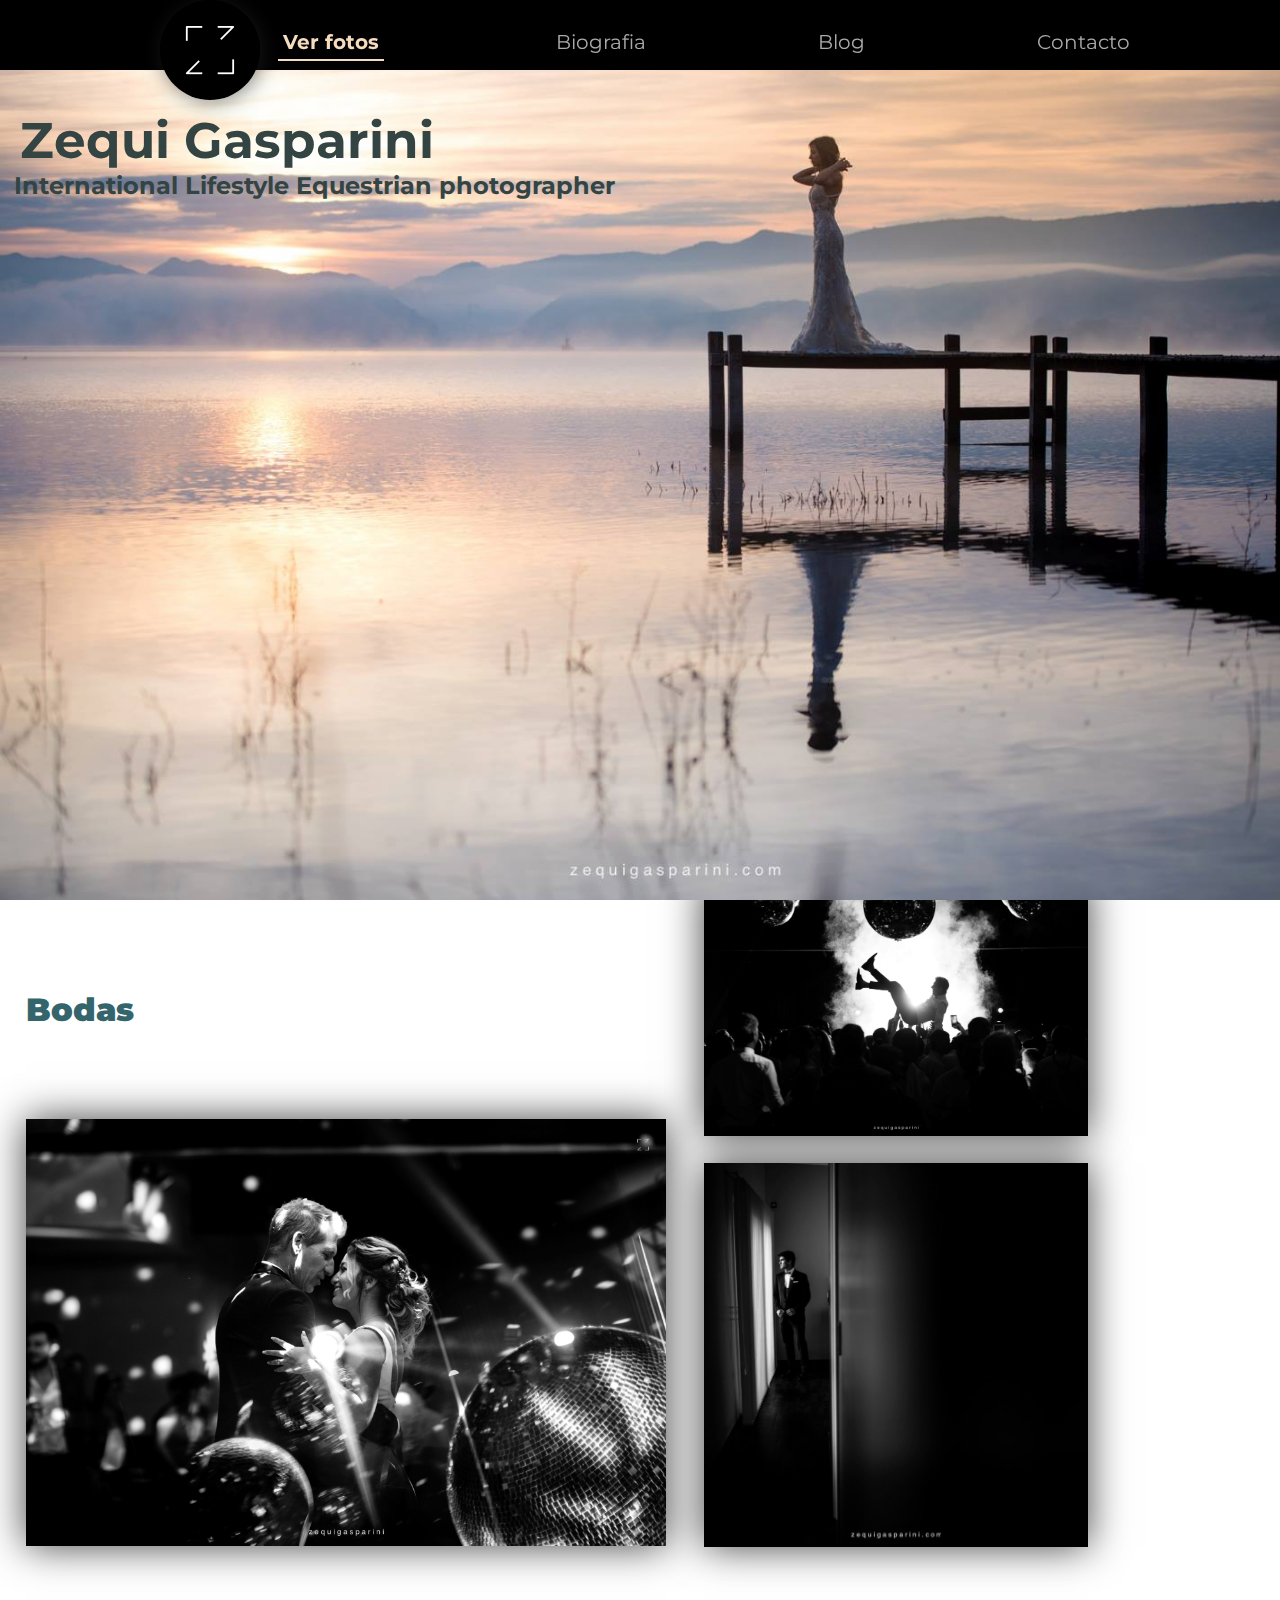
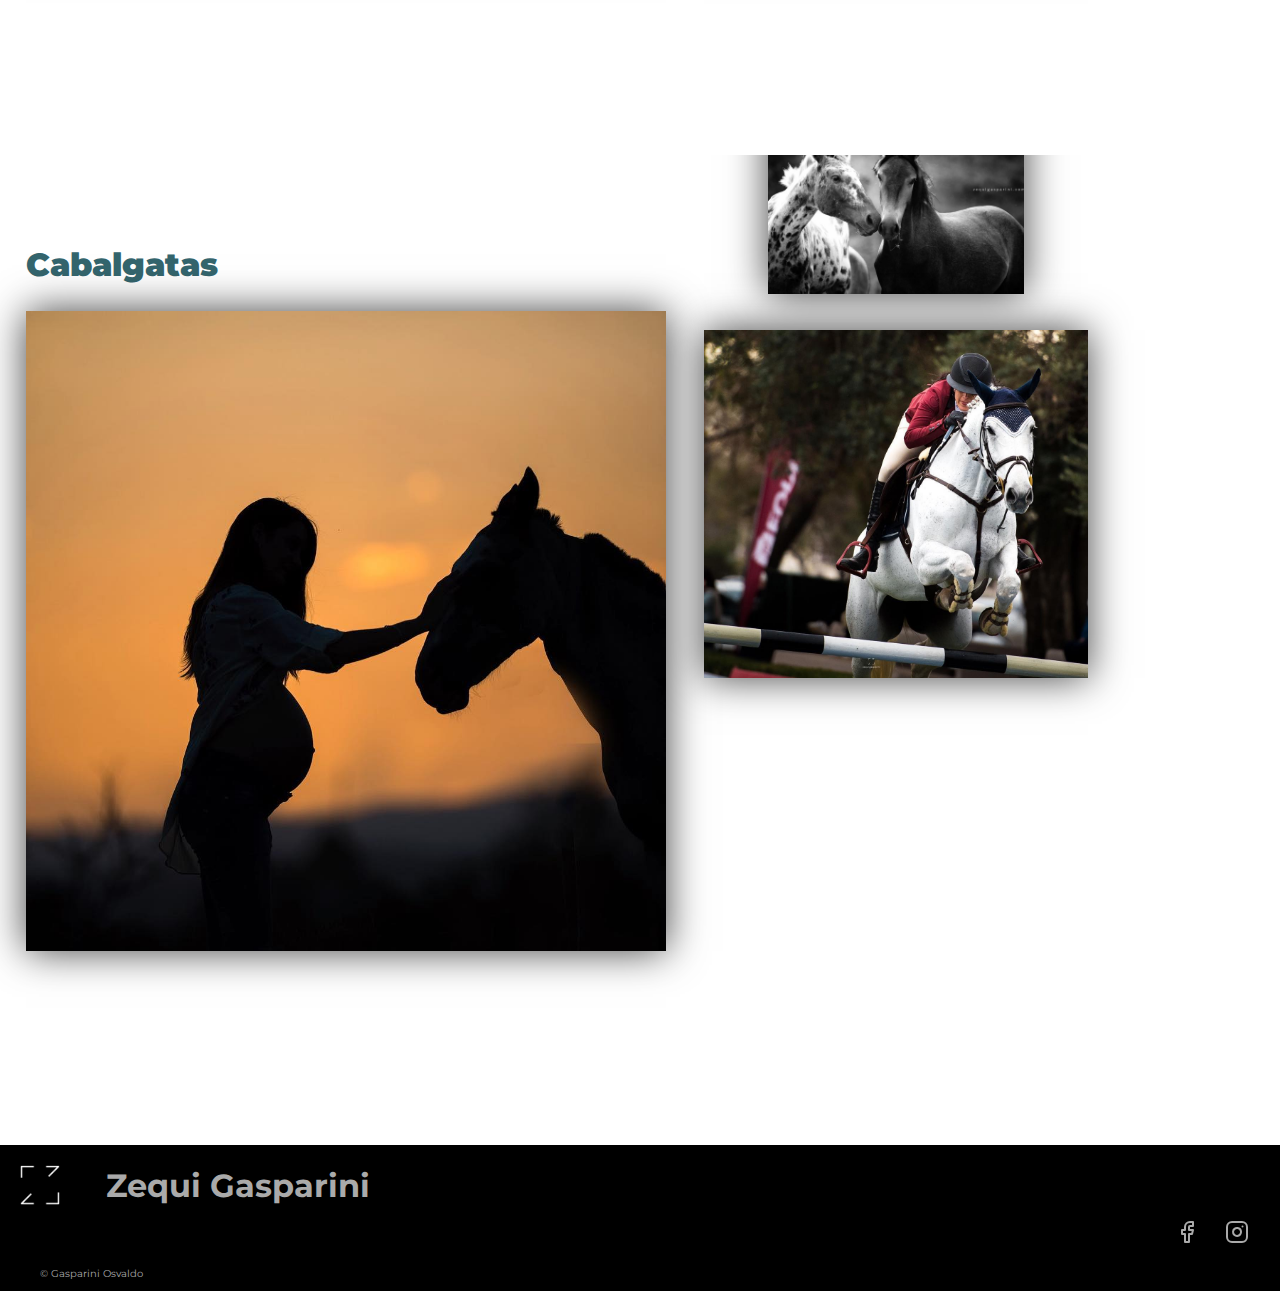
<file: index.html>
<!DOCTYPE html>
<html lang="en">
<head>
    <meta charset="UTF-8">
    <meta http-equiv="X-UA-Compatible" content="IE=edge">
    <meta name="viewport" content="width=device-width, initial-scale=1.0">

    <!-- Icon -->
    <link rel="shortcut icon" href="images/icons/logo.ico" type="image/x-icon">

    <!-- Fonts -->
    <link rel="preconnect" href="https://fonts.gstatic.com">
    <link href="https://fonts.googleapis.com/css2?family=Cardo&family=Montserrat:wght@300&family=Playfair+Display&display=swap" rel="stylesheet">

    <!-- CSS -->
    <link rel="stylesheet" href="css/style.css">

    <title>Zequi Gasparini</title>

</head>
<body>

    <!-- Header -->
    <header>

        <!-- Titular -->
        <div class="header__titular"> 
            <a href="index.html"><img src="images/logo_zequi_gasparini.jpg" alt="Logo de Zequi Gasparini" class="logoZequiGasparini"></a>
        </div>
        <!-- Menu de header / Nav -->
        <nav class="header__menu">
            <ul class="header__menu-ul">
                <li class="header__menu-a-home headerButton"><a href="" class="active">Ver fotos</a>
                    <ul>
                        <li><a href="index.html#wedding" class="subMenu1">Sección de bodas</a></li>
                        <li><a href="index.html#equestrian" class="subMenu2">Sección de caballos</a></li>
                    </ul>
                </li>
                <li class="headerButton"><a href="html/bio.html" >Biografia</a></li>
                <li class="headerButton"><a href="html/blog.html" >Blog</a></li>
                <li class="headerButton"><a href="html/contact.html" >Contacto</a></li>
            </ul>
        </nav>
    </header>

    <main>

        <!-- Presentación de la web -->
        <div class="titulares">
            <hgroup>
                <h1 class="titulares-h1"> Zequi Gasparini </h1>
                <h2 class="titulares-h2">International Lifestyle Equestrian photographer</h2>
            </hgroup>
        </div>
        
        <!-- Secciones de fotos principales -->
        <section class="sectionHome" id="sectionHome">


            <!-- Sección de bodas -->
            <article class="sectionHome__wedding" id="wedding">
                <h3 class="titulares__h3"><strong>Bodas</strong></h3>
                <ul>
                    <li><img src="images/casamiento_1.jpg" class="imageMain imageWedding-1" alt="Foto de una pareja en su boda" ></li>
                    <li><img src="images/casamiento_1_hombre_lev.jpg" class="imageMain imageWedding-2" alt="Foto de el novio alzado por los integrantes de la fiesta" ></li>
                    <li><img src="images/novio_prep.jpg" class="imageMain imageWedding-3" alt="Foto de el novio preparandose para la boda" ></li>
                </ul>
            </article>


            <!-- Sección de caballos -->
            <article class="sectionHome__equestrian" id="equestrian">
                <h3 class="titulares__h3"><strong>Cabalgatas</strong></h3>
                <ul>
                    <li><img src="images/cabalgata_embarazada.jpg" class="imageMain imageEquestrian-1" alt="Foto de un caballo blanco saltando" ></li>
                    <li><img src="images/cabalgata_2_caballos.jpg" class="imageMain imageEquestrian-2" alt="Foto de 2 caballos en blanco y negro" ></li>
                    <li><img src="images/cabalgata_caballo_blanco_salto.jpg" class="imageMain imageEquestrian-3" alt="Foto de una mujer embarazada y un caballo en un atardecer" ></li>
                </ul>
            </article>
        </section>

    </main>

    <!-- Footer -->
    <footer class="footer" id="footer">

        <div class="titular-footer">
            <img src="images/logo_zequi_gasparini.jpg" alt="Logo de Zequi Gasparini" class="logoFooter">
            <h3 class="titularFooter">Zequi Gasparini</h3>
        </div>

        <div>
            <ul class="iconos-redes">
                <li><a href="https://www.facebook.com/zequigasparinifotografia/photos_all" target="_blank"><img src="images/icons/facebook.svg" alt="Icono de Facebook" class="redes"></a></li>
                <li><a href="https://www.instagram.com/zequigasparini/" target="_blank"><img src="images/icons/instagram.svg" alt="Icono de Istagram" class="redes"></a></li>
            </ul>
        </div>
        <p class="production">
            © Gasparini Osvaldo
        </p>

    </footer>

</body>
</html>
</file>
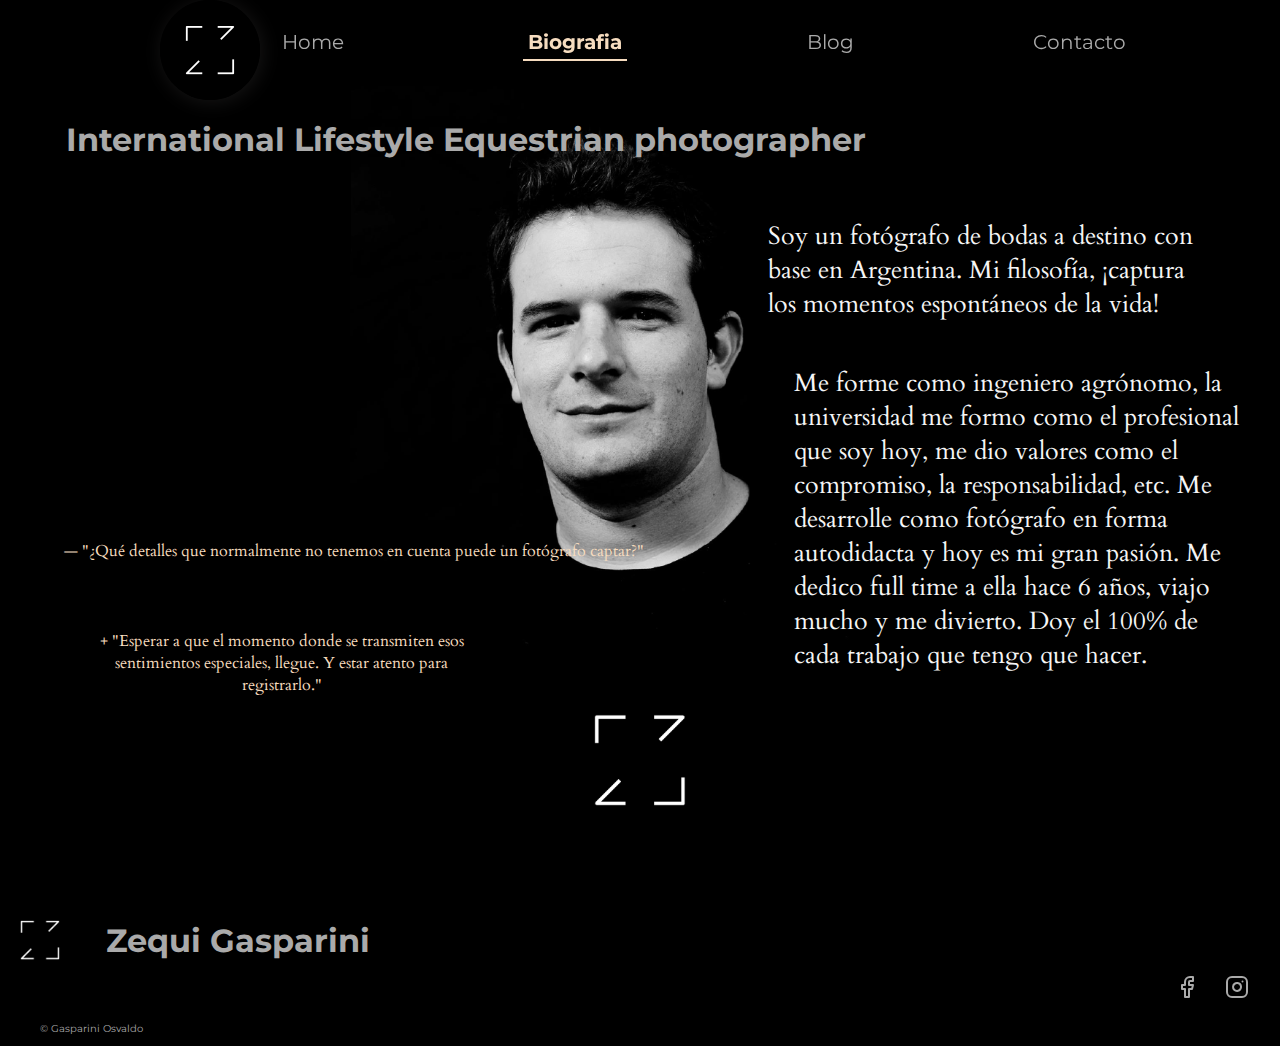
<file: html/bio.html>
<!DOCTYPE html>
<html lang="en">
<head>
    <meta charset="UTF-8">
    <meta http-equiv="X-UA-Compatible" content="IE=edge">
    <meta name="viewport" content="width=device-width, initial-scale=1.0">

    <!-- Icon -->
    <link rel="shortcut icon" href="images/icons/logo.ico" type="image/x-icon">

    <!-- Fonts -->
    <link rel="preconnect" href="https://fonts.gstatic.com">
    <link href="https://fonts.googleapis.com/css2?family=Cardo&family=Montserrat:wght@300&family=Playfair+Display&display=swap" rel="stylesheet">

    <!-- CSS -->
    <link rel="stylesheet" href="../css/style.css">

    <title>Zequi Gasparini</title>

</head>
<body>

    <!-- Header -->
    <header>

        <!-- Titular -->
        <div class="header__titular"> 
            <a href="../index.html"><img src="../images/logo_zequi_gasparini.jpg" alt="Logo de Zequi Gasparini" class="logoZequiGasparini"></a>
        </div>
        <!-- Menu de header / Nav -->
        <nav class="header__menu">
            <ul class="header__menu-ul">
                <li class="header__menu-a-home headerButton"><a href="../index.html">Home</a>
                    <ul>
                        <li><a href="../index.html#wedding" class="subMenu1">Sección de bodas</a></li>
                        <li><a href="../index.html#equestrian" class="subMenu2">Sección de caballos</a></li>
                    </ul>
                </li>
                <li class="header__menu-a-bio headerButton"><a href="bio.html" class="active">Biografia</a></li>
                <li class="header__menu-a-blog headerButton"><a href="blog.html" >Blog</a></li>
                <li class="header__menu-a-contact headerButton"><a href="contact.html" >Contacto</a></li>
            </ul>
        </nav>
    </header>

    <main class="mainBio">

        <h3 class="bio__h3">
            International Lifestyle Equestrian photographer
        </h3>
        <p class="bio__p">
            Soy un fotógrafo de bodas a destino con base en Argentina. Mi filosofía, ¡captura los momentos espontáneos de la vida!

            <span class="bio__p-history"> Me forme como ingeniero agrónomo, la universidad me formo como el profesional que soy hoy, me dio valores como el compromiso, la responsabilidad, etc. Me desarrolle como fotógrafo en forma autodidacta y hoy es mi gran pasión. Me dedico full time a ella hace 6 años, viajo mucho y me divierto. Doy el 100% de cada trabajo que tengo que hacer.</span>
        </p>
        <div class="bio__p-interview">
            <p class="bio__p-interview-1">
                — "¿Qué detalles que normalmente no tenemos en cuenta puede un fotógrafo captar?"
            </p>
            <p class="bio__p-interview-2">
                + "Esperar a que el momento donde se transmiten esos sentimientos especiales, llegue. Y estar atento para registrarlo."
            </p>
        </div>
        
    </main>

    <!-- Footer -->
    <footer class="footer" id="footer">

        <div class="titular-footer">
            <img src="../images/logo_zequi_gasparini.jpg" alt="Logo de Zequi Gasparini" class="logoFooter">
            <h3 class="titularFooter">Zequi Gasparini</h3>
        </div>

        <div>
            <ul class="iconos-redes">
                <li><a href="https://www.facebook.com/zequigasparinifotografia/photos_all" target="_blank"><img src="../images/icons/facebook.svg" alt="Icono de Facebook" class="redes"></a></li>
                <li><a href="https://www.instagram.com/zequigasparini/" target="_blank"><img src="../images/icons/instagram.svg" alt="Icono de Istagram" class="redes"></a></li>
            </ul>
        </div>
        <p class="production">
            © Gasparini Osvaldo
        </p>

    </footer>

</body>
</html>
</file>
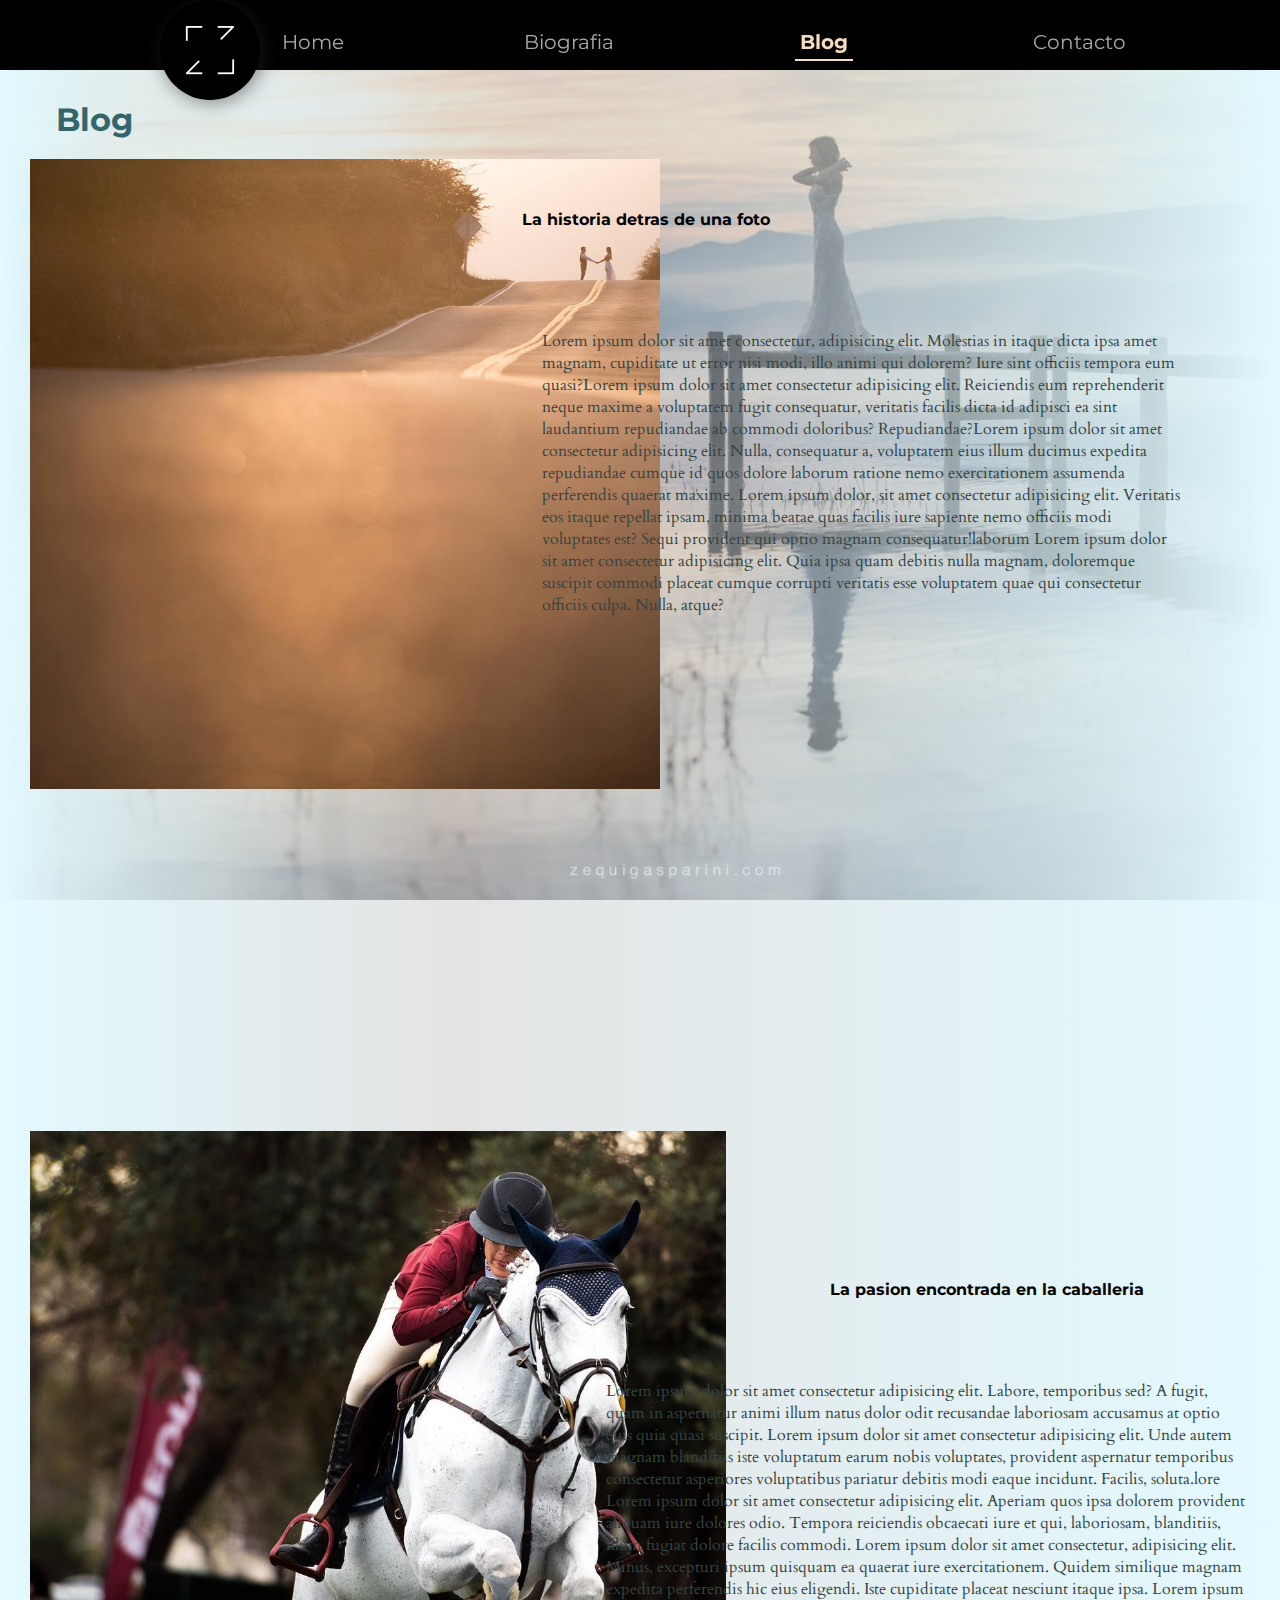
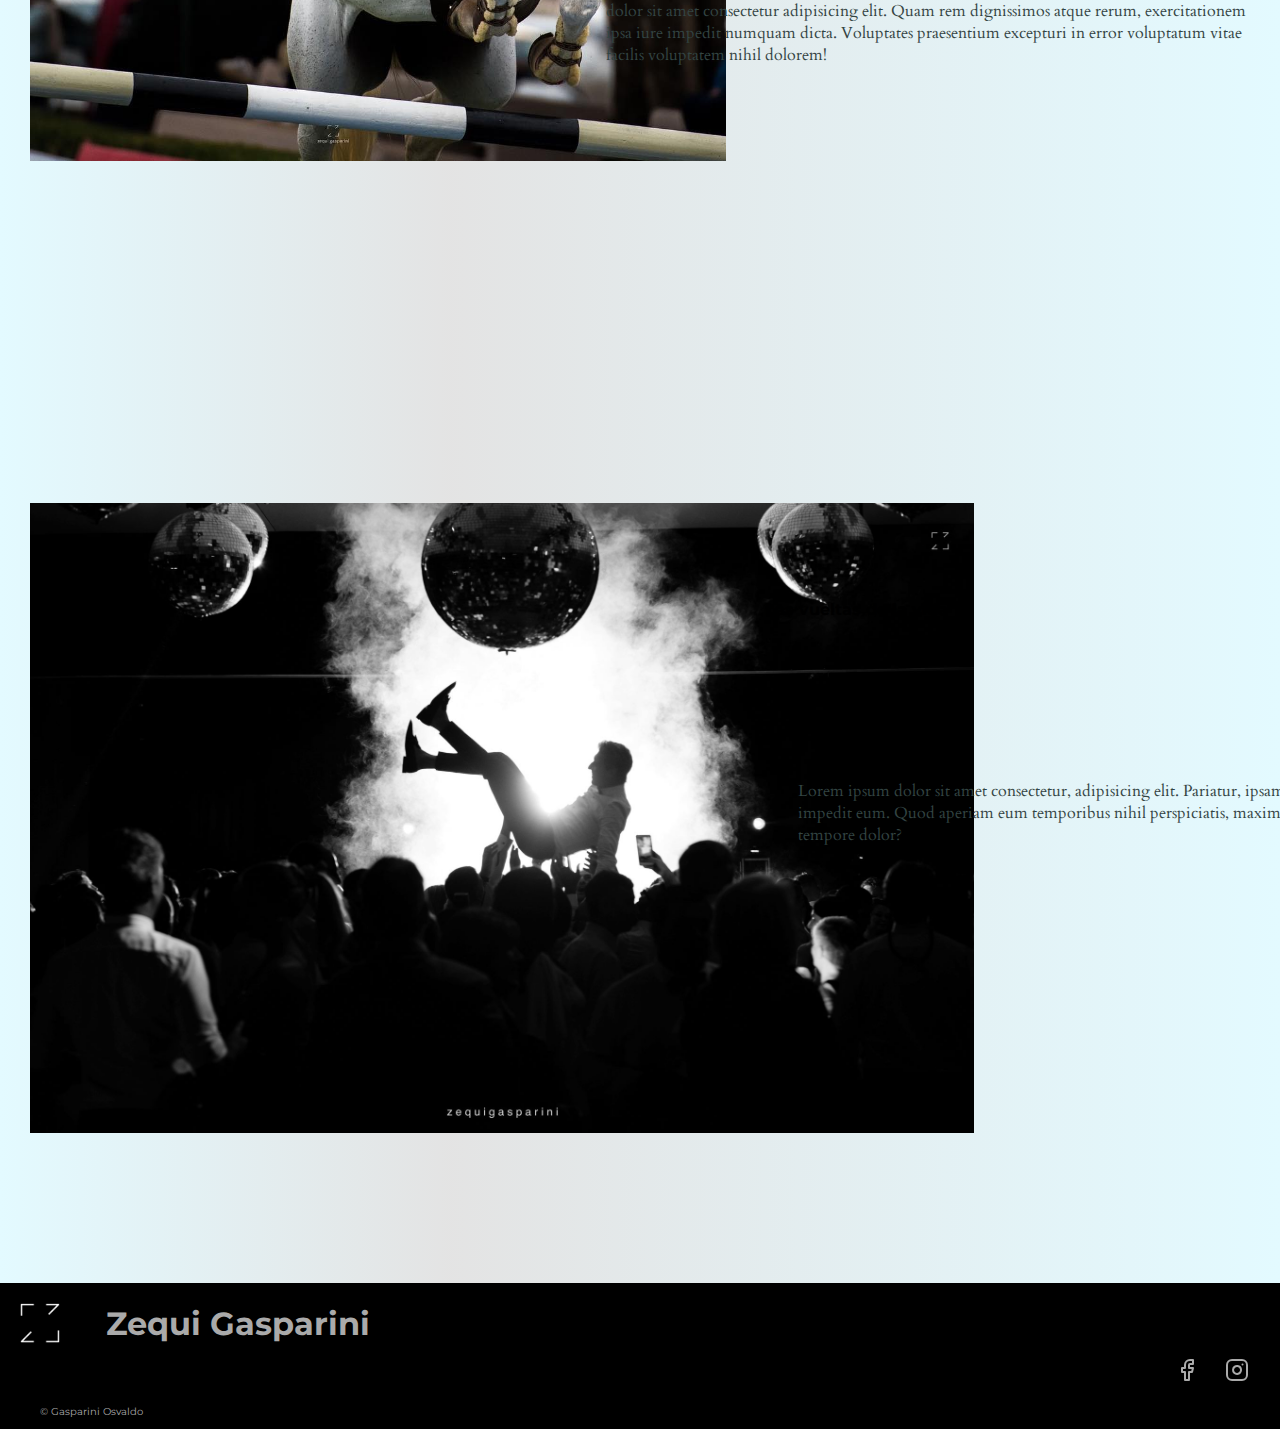
<file: html/blog.html>
<!DOCTYPE html>
<html lang="en">
<head>
    <meta charset="UTF-8">
    <meta http-equiv="X-UA-Compatible" content="IE=edge">
    <meta name="viewport" content="width=device-width, initial-scale=1.0">

    <!-- Icon -->
    <link rel="shortcut icon" href="images/icons/logo.ico" type="image/x-icon">

    <!-- Fonts -->
    <link rel="preconnect" href="https://fonts.gstatic.com">
    <link href="https://fonts.googleapis.com/css2?family=Cardo&family=Montserrat:wght@300&family=Playfair+Display&display=swap" rel="stylesheet">

    <!-- CSS -->
    <link rel="stylesheet" href="../css/style.css">

    <title>Zequi Gasparini</title>

</head>
<body>

    <!-- Header -->
    <header>

        <!-- Titular -->
        <div class="header__titular"> 
            <a href="../index.html"><img src="../images/logo_zequi_gasparini.jpg" alt="Logo de Zequi Gasparini" class="logoZequiGasparini"></a>
        </div>
        <!-- Menu de header / Nav -->
        <nav class="header__menu">
            <ul class="header__menu-ul">
                <li class="header__menu-a-home headerButton"><a href="../index.html">Home</a>
                    <ul>
                        <li><a href="../index.html#wedding" class="subMenu1">Sección de bodas</a></li>
                        <li><a href="../index.html#equestrian" class="subMenu2">Sección de caballos</a></li>
                    </ul>
                </li>
                <li class="header__menu-a-bio headerButton"><a href="bio.html" >Biografia</a></li>
                <li class="header__menu-a-blog headerButton"><a href="blog.html" class="active">Blog</a></li>
                <li class="header__menu-a-contact headerButton"><a href="contact.html" >Contacto</a></li>
            </ul>
        </nav>
    </header>


    <main class="mainBlog" >
        <div class="mainBlog__container">
            <h3>Blog</h3>

            <section class="blog">
                <article class="article__1 article">
                    <img src="../images/autopista_pareja.jpg" alt="Foto de una autopista con una pareja de fondo">

                    <h4>La historia detras de una foto</h4>
                    <p>
                        Lorem ipsum dolor sit amet consectetur, adipisicing elit. Molestias in itaque dicta ipsa amet magnam, cupiditate ut error nisi modi, illo animi qui dolorem? Iure sint officiis tempora eum quasi?Lorem ipsum dolor sit amet consectetur adipisicing elit. Reiciendis eum reprehenderit neque maxime a voluptatem fugit consequatur, veritatis facilis dicta id adipisci ea sint laudantium repudiandae ab commodi doloribus? Repudiandae?Lorem ipsum dolor sit amet consectetur adipisicing elit. Nulla, consequatur a, voluptatem eius illum ducimus expedita repudiandae cumque id quos dolore laborum ratione nemo exercitationem assumenda perferendis quaerat maxime.
                        Lorem ipsum dolor, sit amet consectetur adipisicing elit. Veritatis eos itaque repellat ipsam, minima beatae quas facilis iure sapiente nemo officiis modi voluptates est? Sequi provident qui optio magnam consequatur!laborum Lorem ipsum dolor sit amet consectetur adipisicing elit. Quia ipsa quam debitis nulla magnam, doloremque suscipit commodi placeat cumque corrupti veritatis esse voluptatem quae qui consectetur officiis culpa. Nulla, atque?
                    </p>
                </article>
                <br><br><br><br>

                <article class="article__2 article">
                    <img src="../images/cabalgata_caballo_blanco_salto.jpg" alt="Foto de un caballo entrenando para un deporte ecuestre">

                    <h4>La pasion encontrada en la caballeria</h4>
                    <p>
                        Lorem ipsum dolor sit amet consectetur adipisicing elit. Labore, temporibus sed? A fugit, quam in aspernatur animi illum natus dolor odit recusandae laboriosam accusamus at optio eius quia quasi suscipit. Lorem ipsum dolor sit amet consectetur adipisicing elit. Unde autem magnam blanditiis iste voluptatum earum nobis voluptates, provident aspernatur temporibus consectetur asperiores voluptatibus pariatur debitis modi eaque incidunt. Facilis, soluta.lore Lorem ipsum dolor sit amet consectetur adipisicing elit. Aperiam quos ipsa dolorem provident aliquam iure dolores odio. Tempora reiciendis obcaecati iure et qui, laboriosam, blanditiis, illum fugiat dolore facilis commodi. Lorem ipsum dolor sit amet consectetur, adipisicing elit. Minus, excepturi ipsum quisquam ea quaerat iure exercitationem. Quidem similique magnam expedita perferendis hic eius eligendi. Iste cupiditate placeat nesciunt itaque ipsa. Lorem ipsum dolor sit amet consectetur adipisicing elit. Quam rem dignissimos atque rerum, exercitationem ipsa iure impedit numquam dicta. Voluptates praesentium excepturi in error voluptatum vitae facilis voluptatem nihil dolorem!
                    </p>
                </article>
                <br><br><br><br>


                <article class="article__3 article">

                    <img src="../images/casamiento_1_hombre_lev.jpg" alt="Foto de un hombre siendo alzado por los participantes de su boda">

                    <h4>Las vueltas de la vida</h4>

                    <p>
                        Lorem ipsum dolor sit amet consectetur, adipisicing elit. Pariatur, ipsam quo eos modi ea minima impedit eum. Quod aperiam eum temporibus nihil perspiciatis, maxime cupiditate error, id nemo tempore dolor?
                    </p>
                </article>
            </section>
        </div>

    </main>

    <!-- Footer -->
    <footer class="footer" id="footer">

        <div class="titular-footer">
            <img src="../images/logo_zequi_gasparini.jpg" alt="Logo de Zequi Gasparini" class="logoFooter">
            <h3 class="titularFooter">Zequi Gasparini</h3>
        </div>

        <div>
            <ul class="iconos-redes">
                <li><a href="https://www.facebook.com/zequigasparinifotografia/photos_all" target="_blank"><img src="../images/icons/facebook.svg" alt="Icono de Facebook" class="redes"></a></li>
                <li><a href="https://www.instagram.com/zequigasparini/" target="_blank"><img src="../images/icons/instagram.svg" alt="Icono de Istagram" class="redes"></a></li>
            </ul>
        </div>
        <p class="production">
            © Gasparini Osvaldo
        </p>

    </footer>

</body>
</html>
</file>
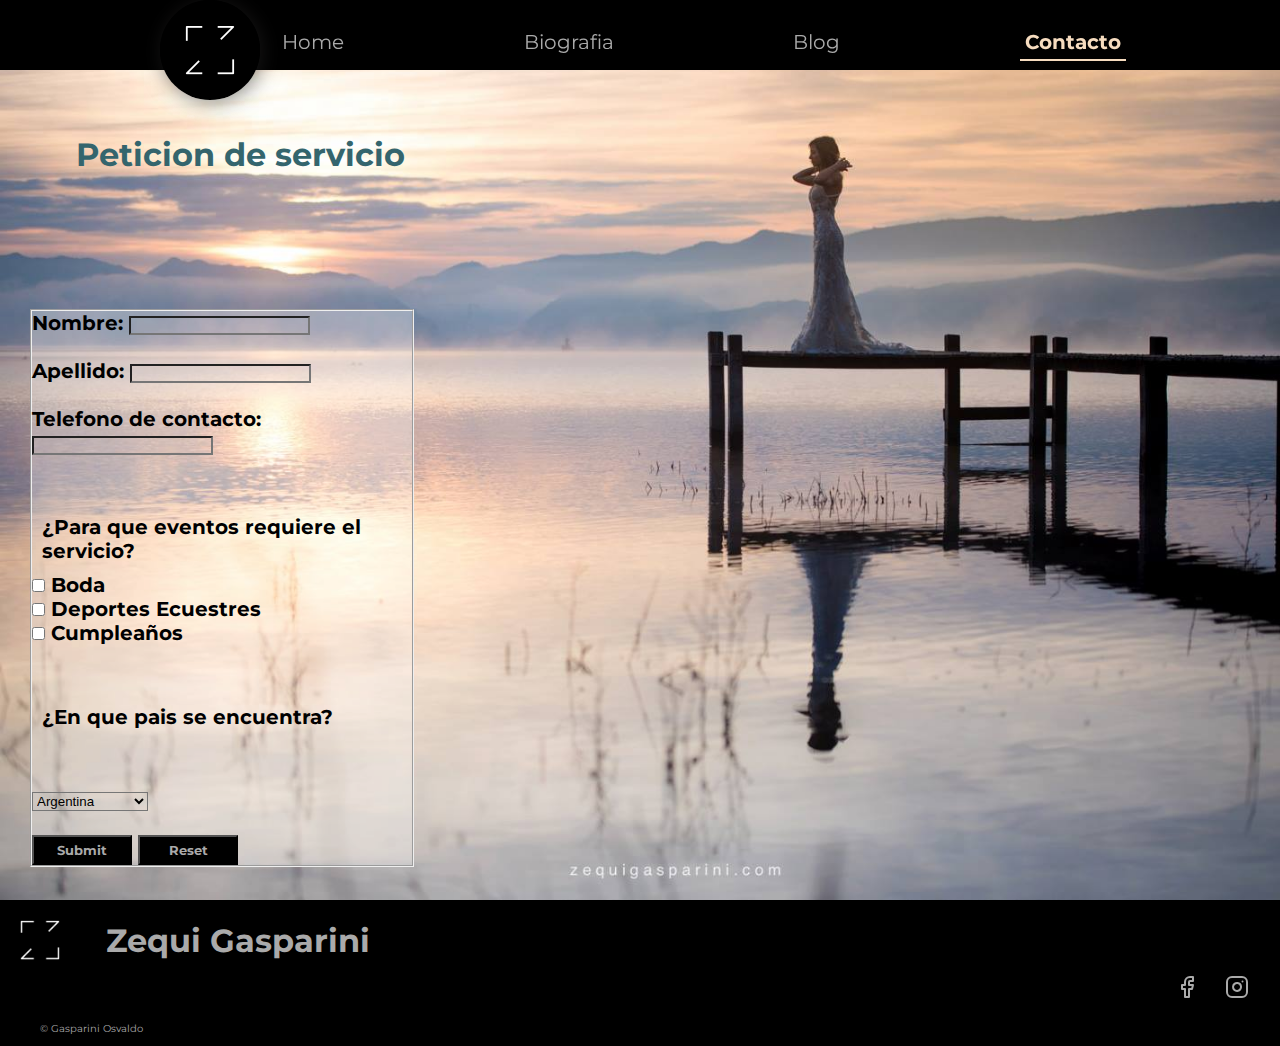
<file: html/contact.html>
<!DOCTYPE html>
<html lang="en">
<head>
    <meta charset="UTF-8">
    <meta http-equiv="X-UA-Compatible" content="IE=edge">
    <meta name="viewport" content="width=device-width, initial-scale=1.0">

    <!-- Icon -->
    <link rel="shortcut icon" href="images/icons/logo.ico" type="image/x-icon">

    <!-- Fonts -->
    <link rel="preconnect" href="https://fonts.gstatic.com">
    <link href="https://fonts.googleapis.com/css2?family=Cardo&family=Montserrat:wght@300&family=Playfair+Display&display=swap" rel="stylesheet">

    <!-- CSS -->
    <link rel="stylesheet" href="../css/style.css">

    <title>Zequi Gasparini</title>

</head>
<body>

    <!-- Header -->
    <header>

        <!-- Titular -->
        <div class="header__titular"> 
            <a href="../index.html"><img src="../images/logo_zequi_gasparini.jpg" alt="Logo de Zequi Gasparini" class="logoZequiGasparini"></a>
        </div>
        <!-- Menu de header / Nav -->
        <nav class="header__menu">
            <ul class="header__menu-ul">
                <li class="header__menu-a-home headerButton"><a href="../index.html">Home</a>
                    <ul>
                        <li><a href="../index.html#wedding" class="subMenu1">Sección de bodas</a></li>
                        <li><a href="../index.html#equestrian" class="subMenu2">Sección de caballos</a></li>
                    </ul>
                </li>
                <li class="header__menu-a-bio headerButton"><a href="bio.html" >Biografia</a></li>
                <li class="header__menu-a-blog headerButton"><a href="blog.html" >Blog</a></li>
                <li class="header__menu-a-contact headerButton"><a href="contact.html" class="active">Contacto</a></li>
            </ul>
        </nav>
    </header>

    <main>

        <!-- Formulario de contacto -->
            
            <section class="form">

                <h3>Peticion de servicio</h3>

                <form>
                    <fieldset>

                        <!-- Datos personales -->
                        <label for="nombre">Nombre:</label>
                        <input type="text" name="nombre" class="inputTransparent">
                        <br><br>

                        <label for="apellido">Apellido:</label>
                        <input type="text" name="apellido" class="inputTransparent">
                        <br><br>

                        <label for="numero">Telefono de contacto:</label>
                        <input type="text" name="numero" class="inputTransparent">

                        <!-- Checkbox -->
                        <p class="formQuestion">¿Para que eventos requiere el servicio?</p>

                        <input type="checkbox" name="servicio" value="boda">
                        <label for="servicio">Boda</label>
                        <br>

                        <input type="checkbox" name="servicio" value="ecuestre">
                        <label for="servicio">Deportes Ecuestres</label>
                        <br>

                        <input type="checkbox" name="servicio" value="cumpleaños">
                        <label for="servicio">Cumpleaños</label>

                        <!-- Menu Desplegable -->
                        <label for="pais"  class="formQuestion">¿En que pais se encuentra?</label><br><br>
                        <select name="pais" class="inputTransparent">
                            <option value="ar">Argentina</option>
                            <option value="us">Estados Unidos</option>
                            <option value="uy">Uruguay</option>
                            <option value="br">Brasil</option>
                            <option value="cl">Chile</option>
                            <option value="py">Paraguay</option>
                            <option value="co">Colombia</option>
                            <option value="pe">Peru</option>
                        </select>
                        <br><br>

                        <!-- Enviar datos -->
                        <input type="submit" class="buttonForm">

                        <!-- Borrar datos -->
                        <input type="reset" class="buttonForm">

                    </fieldset>
                </form>
            </section>
    </main>

    <!-- Footer -->
    <footer class="footer" id="footer">

        <div class="titular-footer">
            <img src="../images/logo_zequi_gasparini.jpg" alt="Logo de Zequi Gasparini" class="logoFooter">
            <h3 class="titularFooter">Zequi Gasparini</h3>
        </div>

        <div>
            <ul class="iconos-redes">
                <li><a href="https://www.facebook.com/zequigasparinifotografia/photos_all" target="_blank"><img src="../images/icons/facebook.svg" alt="Icono de Facebook" class="redes"></a></li>
                <li><a href="https://www.instagram.com/zequigasparini/" target="_blank"><img src="../images/icons/instagram.svg" alt="Icono de Istagram" class="redes"></a></li>
            </ul>
        </div>
        <p class="production">
            © Gasparini Osvaldo
        </p>

    </footer>
</body>
</html>
</file>
<file: css/style.css>
/* -------------- NORMALIZE -------------- */
* {
    margin: 0;
    padding: 0;
    max-width: 100vw;
}
/* -------------- fin de NORMALIZE -------------- */



/* -------------- Background general -------------- */
html {
    background-image: url(../images/novia_puerto.jpg);
    background-attachment: fixed;
    background-size: cover;
}
/* -------------- fin de Background general -------------- */



/* -------------- TITULARES -------------- */
h2 {
    font-family: Montserrat, serif;
    color: #334443;
}

h3 {
    color: #34656d;
    font-family: Montserrat, serif;
    font-size: 2em;
    margin-left: 2%;
}
/* -------------- Fin de TITULARES -------------- */



/* -------------- PARAGRAPHS -------------- */
p {
    font-family: 'Cardo', serif;
    color: #f6dcbf;
}
/* --------------fin de PARAGRAPHS -------------- */



/* -------------- LISTAS / LINKS-------------- */

/* Links de las listas */
li a {
    color: #aaaaaa;
    text-decoration: none;
}

/* Estilo de listas */
li {
    list-style: none;
}
/* -------------- fin de LISTAS / LINKS --------------*/



/* -------------- HEADER -------------- */
header {
    width: 100%;
    height: 70px;
    background-color: #000;
    position: fixed;
    z-index: 100;
}

.logoZequiGasparini {
    border-radius: 50%;
    width: 100px;
    margin: 0 160px;
    display: block;
    box-shadow: 2px 2px 20px 0px rgba(41,40,40,0.55);
}

.linkIconoHeader{
    position: absolute;
    max-width: 100px;
}

.headerButton {
    font-size: 20px;
    color:#aaaaaa;
    text-decoration: none;
    font-family: 'Montserrat', sans-serif;
    background-color: #334443;
    margin: 0 0;
    padding: 20px;
    display: inline;
    position: relative;
    background: none;
}

.header__menu-ul {
    font-size: 0;
    position: relative;
    top: -10vh;
    left: 15vw;
    width: 80vw;
    display: flex;
    justify-content: space-around;
}

.header__menu-ul li {
    display: inline-block;
    width: auto;
    position: relative;
    font-size: 20px;
}

.header__menu-ul li ul {
    position: absolute;
    display: none;
}

.header__menu-ul li ul li {
    margin: 15px 5px;
}

.header__menu-ul ul li {
    display: block;
    width: auto;
}


.header__menu-ul li:hover ul {
    display: block;
    background-color: black;
    width: 200%;
    height: auto;
}

.active {
    color: #f6dcbf;
    font-weight: 700;
    padding: 5px;
    border-bottom: 2px solid #f6dcbf;
    border-radius: 0;
}




/* -------------- fin del HEADER -------------- */




/* -------------- FOOTER -------------- */
footer {
    background-color: #000;
}

.titular-footer {
    display: flex;
    flex-flow: row wrap;
    justify-content: start;
    align-items: center;
}

.logoFooter {
    width: 80px;
}

.titularFooter{
    color: #aaaaaa;
    font-family: Montserrat, serif;
    
}

.sectionRedes {
    border: #aaaaaa;
    border-width: 10px;
}

.iconos-redes {
    position: relative;
    top: -15px;
    left: 90vw;
    margin: 5px;
    padding: 5px;
    width: 100px;
    display: flex;
    justify-content: space-around;
}

.redes:hover {
    transform: scale(.7);
    transition: .4s;
}

.production {
    font-family: Montserrat, serif;
    display: inline;
    font-size: 10px;
    color: #aaaaaa;
    position: relative;
    top: -10px;
    left: 40px;
}

/* -------------- fin de FOOTER -------------- */



/* -------------- INDEX / HOME --------------*/

.titulares {
    font-family: Montserrat, serif;
    height: 100vh;
    width: 90vw;
}

.titulares-h1 {
    font-size: 50px;
    color: #334443;
    position: relative;
    top: 110px;
    left: 20px;
}

.titulares-h2 {
    position: relative;
    top: 110px;
    left: 1.2%;
}

.titulares__h3 {
    margin: 5vh 2% ;
    position: relative;
    top: 5vh;
}

.imageMain {
    box-shadow: 0px 0px 38px 0px rgba(0,0,0,0.75);
    -webkit-box-shadow: 0px 0px 38px 0px rgba(0,0,0,0.75);
    -moz-box-shadow: 0px 0px 38px 0px rgba(0,0,0,0.75);
}

/* --- Sección de bodas --- */

.sectionHome__wedding {
    height: 95vh;
    overflow: hidden;
}
.imageWedding-1 {
    position: relative;
    top: 10vh;
    left: 2%;
    width: 50%;
}

.imageWedding-2 {
    position: relative;
    top: -64.5vh;
    left: 55vw;
    width: 30%;

}

.imageWedding-3 {
    position: relative;
    top: -62vh;
    left: 55vw;
    width: 30%;
}
/* --- fin de Galeria zona de bodas --- */


/* --- Galeria zona ecuestre --- */

.sectionHome__equestrian {
    height: 95vh;
    overflow: hidden;
    margin-bottom: 15vh;
}

.imageEquestrian-1 {
    position: relative;
    top: 3vh;
    left: 2%;
    width: 50%;
}

.imageEquestrian-2 {
    position: relative;
    top: -93.5vh;
    left: 60vw;
    width: 20%;

}

.imageEquestrian-3 {
    position: relative;
    top: -90vh;
    left: 55vw;
    width: 30%;
}
/* --- fin de Galeria zona ecuestre --- */

/* -------------- fin del INDEX -------------- */



/* -------------- BIOGRAPHY -------------- */

.mainBio {
    background-image: url(../images/zequi_gasparini.png);
    background-position-y: 50px;
    background-size: 100%;
    height: 100vh;
}

.bio__h3 {
    position: relative;
    top: 120px;
    left: 40px;
    display: inline;
    color: #aaaaaa;
}

.bio__p {
    position: relative;
    top: 20vh;
    left: 60vw;
    font-size: 25px;
    width: 35vw;
    color: whitesmoke;
}
.bio__p-history {
    display: block;
    position: relative;
    top: 5vh;
    left: 2vw;
}

.bio__p-interview-1 {
    position: absolute;
    top: 60vh;
    left: 5vw;
}

.bio__p-interview-2 {
    position: absolute;
    top: 70vh;
    left: 7vw;
    width: 30vw;
    text-align: center;
}
/* -------------- fin de BIOGRAPHY -------------- */



/* -------------- ECOMMERCE -------------- */

.ecommerce {
    height: 100vh;
}

.containerEcommerce {
    position: relative;
    top: 100px;
}

.containerEcommerce h3{
    position: relative;
    left: 30px;
    display: inline;
}

.containerEcommerce_cuadrosVenta td{
    border-style:groove;
    font-family: Cardio, serif;
}

.containerEcommerce__cuadrosVenta img{
    width: 30vw;
}

.containerEcommerce__cuadrosVenta {
    background: rgba(255, 255, 255, 0.3);
    font-family: Georgia, 'Times New Roman', Times, serif;
    position: relative;
    top: 5vh;
    left: 3vw;
}

.containerEcommerce__cuadrosVenta caption {
    font-family: Montserrat, serif;
}
/* -------------- fin de ECOMMERCE -------------- */




/* -------------- BLOG -------------- */
.mainBlog {
    background: rgb(227,250,255);
    background: linear-gradient(90deg, rgba(227,250,255,1) 0%, rgba(125,125,125,0.21052170868347342) 35%, rgba(227,250,255,1) 100%);
}

.mainBlog__container {
    position: relative;
    top: 120px;
}

.mainBlog__container h3 {
    font-family: Montserrat, serif;
    position: relative;
    top: -20px;
    left: 30px;
    display: inline;
}

.mainBlog h4 {
    font-family: Montserrat, serif;
    margin: 10px;
    left: 40%;
}

.blog p {
    display: inline;
    margin: 10px 30px;
    color: #334443;
    width: 50%;
    position: absolute;

}

.article {
    height: 100vh;
}

.article__1 h4 {
    position: absolute;
    top: 80px;
}

.article__1 p {
    top: 200px;
    left: 40%;
}



.article__2 h4 {
    position: absolute;
    top: 1150px;
    left: 820px;
}


.article__2 p{
    top: 1250px;
    left: 45%;
}



.article__3 h4 {
    position: absolute;
    top: 230vh;
    left: 59%;
}

.article__3 p {
    top: 250vh;
    left: 60%;
    width: 700px;
}

.blog img {
    height: 70vh;
    margin-left: 30px;

}

/* -------------- fin de BLOG -------------- */



/* -------------- CONTACT -------------- */

.formQuestion {
    color: black;
    margin: 60px 10px 10px;
    font-family: Montserrat, serif;
    display: block;
}

.form {
    height: 100vh;
    width: 30vw;
    overflow: hidden;
    margin-left: 30px;
}

.form h3 {
    position: relative;
    top: 15vh;
    left: 3vw;
}

.form form {
    position: relative;
    top: 30vh;
    border: none;
    background: rgba(255, 255, 255, 0.3);
    font-family: Montserrat, serif;
    font-size: 20px;
    font-weight: 700;
}

.inputTransparent{
    background: transparent;
}


.buttonForm {
    width: 100px;
    height: 30px;
    background: black;
    color: #aaaaaa;
    font-family: Montserrat, serif;
    font-weight: 700;
}
/* -------------- fin de FORM -------------- */
</file>
